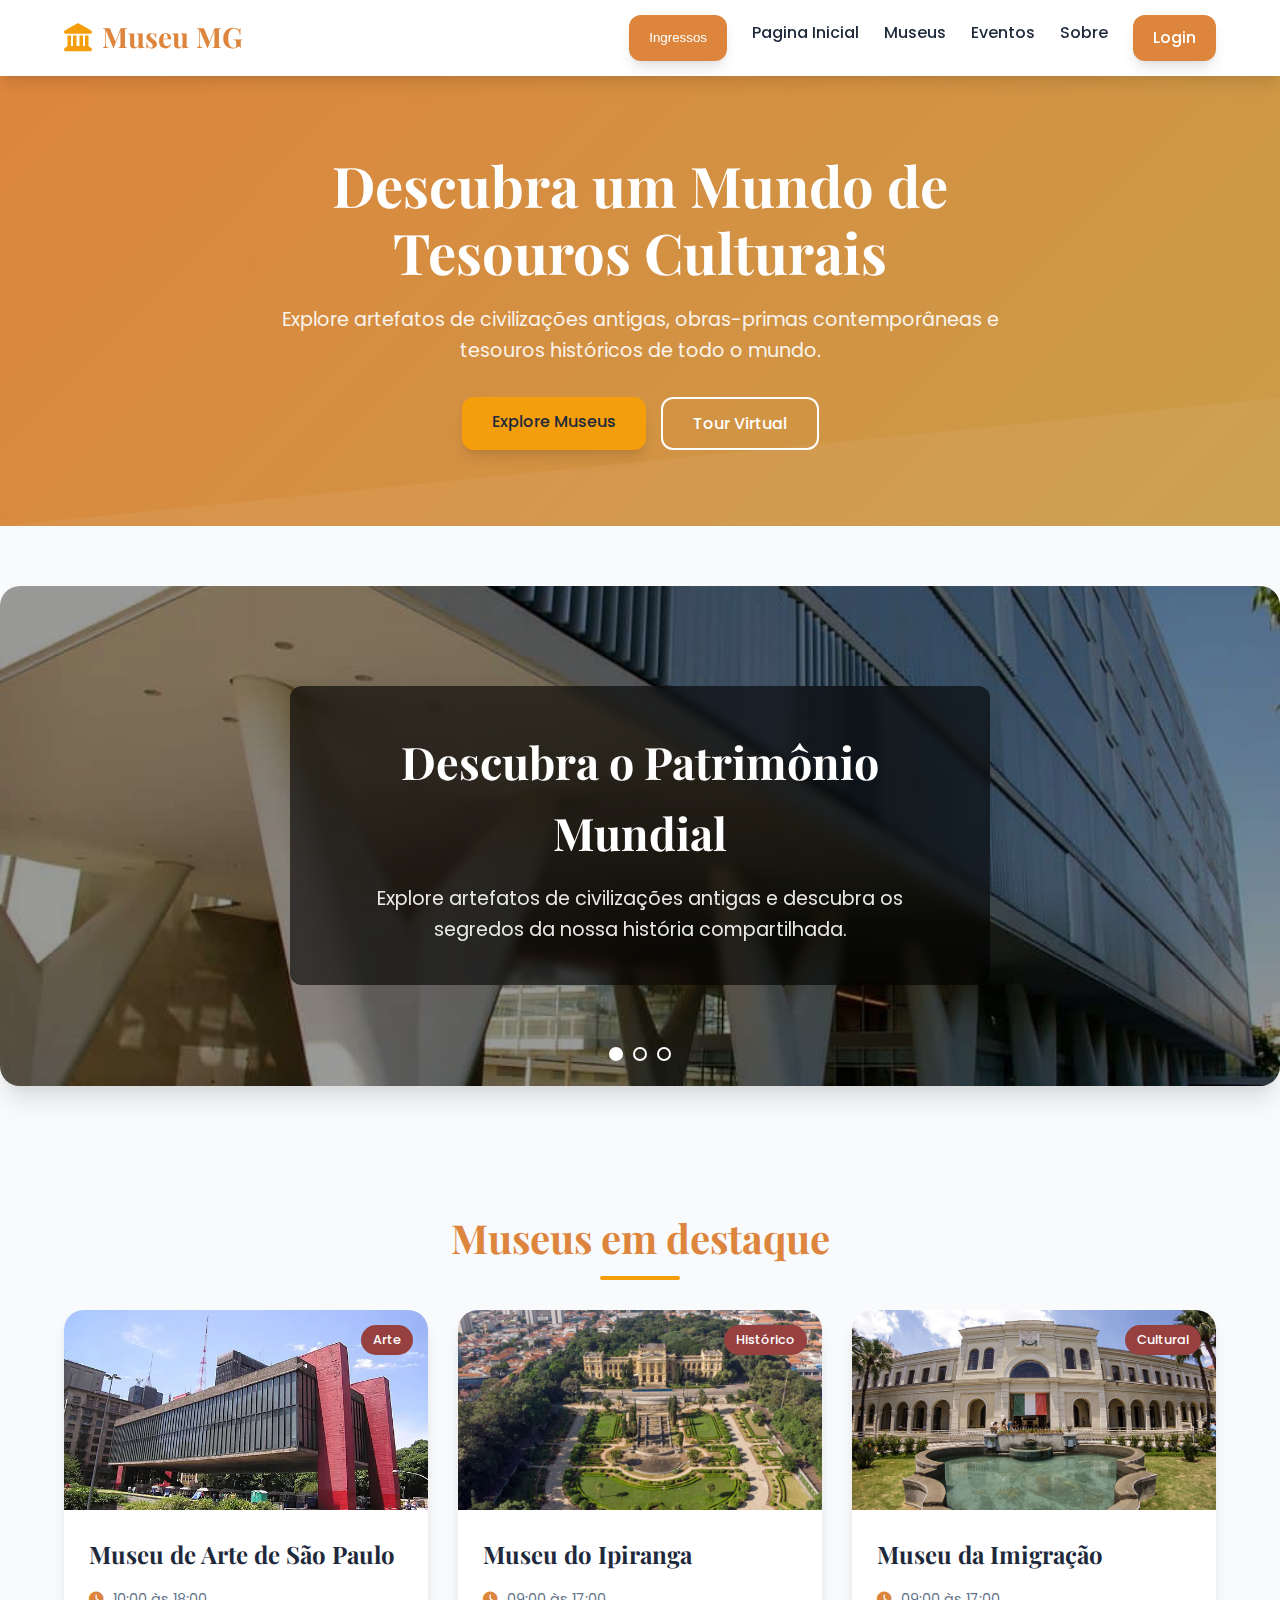
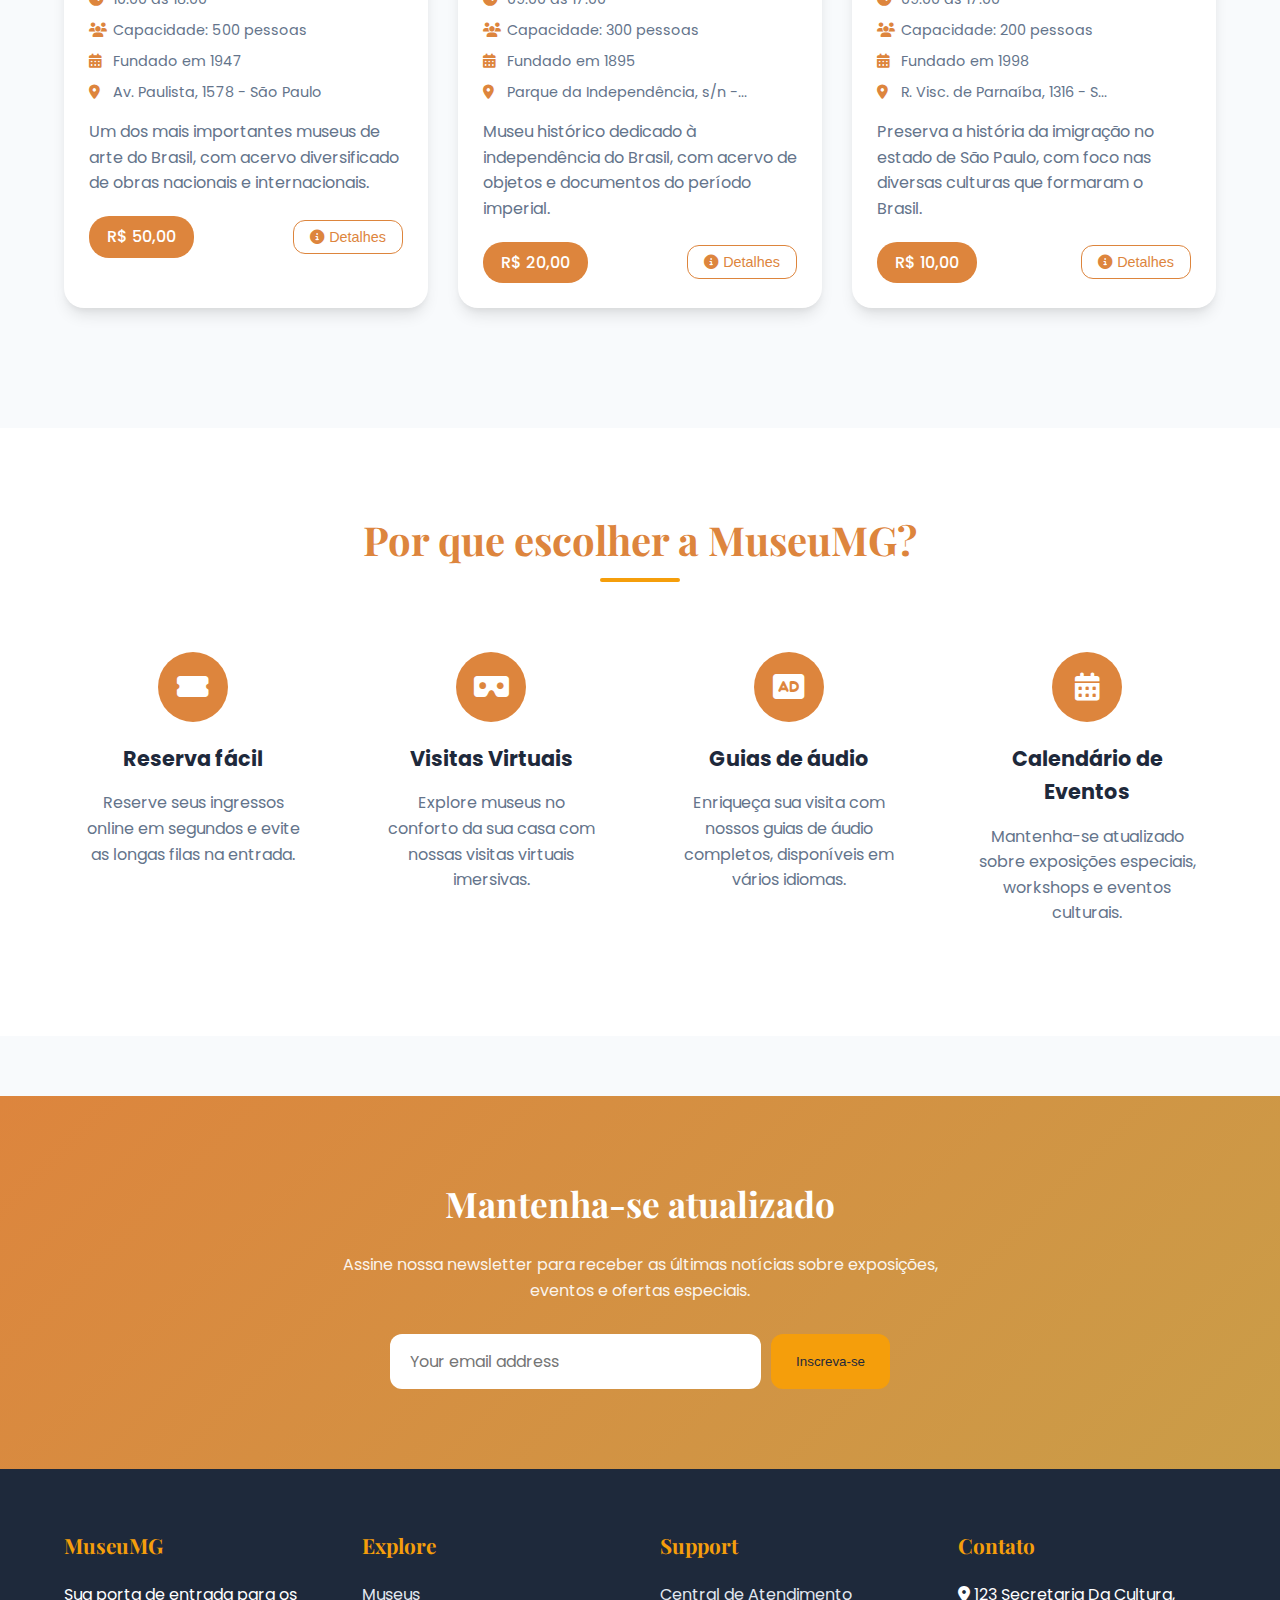
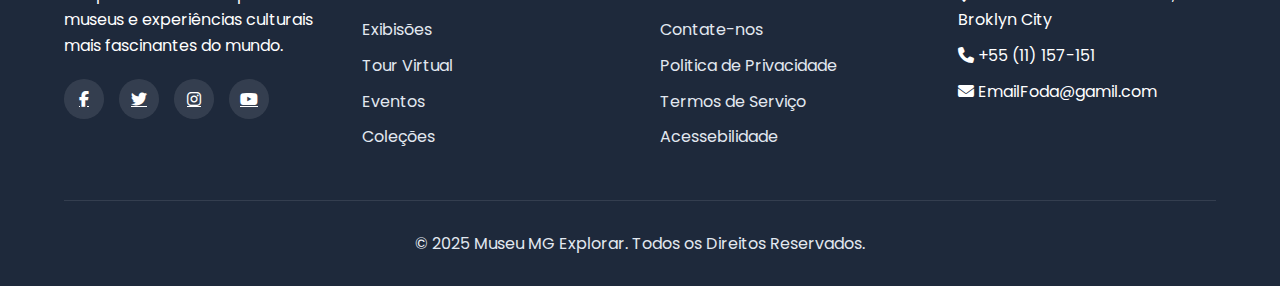
<file: FrontEnd/Index.html>
<!DOCTYPE html>
<html lang="pt-BR">
<head>
    <meta charset="UTF-8">
    <meta name="viewport" content="width=device-width, initial-scale=1.0">
    <title>Museum Marvels Explorer</title>
    <link rel="stylesheet" href="../FrontEnd/Styles/style.css">
    <link rel="stylesheet" href="https://cdnjs.cloudflare.com/ajax/libs/font-awesome/6.4.0/css/all.min.css">
</head>

<body>

    <!-- NAVBAR -->
    <header class="navbar">
        <h1 class="logo"><i class="fas fa-landmark logo-icon"></i> Museu MG</h1>
        <nav>
            <button class="cta-button">Ingressos</button>
            <a href="#Home">Pagina Inicial</a>
            <a href="#Museus">Museus</a>
            <a href="#Eventos">Eventos</a>
            <a href="#sobre">Sobre</a>
            <a href="../FrontEnd/login-admin.html" class="cta-button">Login</a>
        </nav>
        <button class="mobile-menu-btn">
            <i class="fas fa-bars"></i>
        </button>
    </header>

    <!-- HERO SECTION -->
    <section class="hero" id="Home">
        <div class="hero-content fade-in">
            <h1>Descubra um Mundo de Tesouros Culturais</h1>
            <p>Explore artefatos de civilizações antigas, obras-primas contemporâneas e tesouros históricos de todo o mundo.</p>
            <div class="hero-buttons">
                <a href="#Museus" class="btn btn-primary">Explore Museus</a>
                <a href="https://portal.iteleport.com.br/tour/pinacoteca-beatriz-gonzalez-a-imagem-em-transito/fullscreen" class="btn btn-secondary"><span>Tour Virtual</span></a>
            </div>
        </div>
    </section>

    <main class="container">

        <!-- CAROUSEL -->
        <section class="carousel-section">
            <div class="carousel">

                <!-- Slide 1 -->
                <input type="radio" name="slides" id="slide1" checked>
                <div class="slide s1">
                    <div class="slide-content">
                        <h2>Descubra o Patrimônio Mundial</h2>
                        <p>Explore artefatos de civilizações antigas e descubra os segredos da nossa história compartilhada.</p>
                    </div>
                </div>

                <!-- Slide 2 -->
                <input type="radio" name="slides" id="slide2">
                <div class="slide s2">
                    <div class="slide-content">
                        <h2>Galeria de Arte Moderna</h2>
                        <p>Obras-primas contemporâneas de artistas globais que desafiam perspectivas e inspiram a criatividade.</p>
                    </div>
                </div>

                <!-- Slide 3 -->
                <input type="radio" name="slides" id="slide3">
                <div class="slide s3">
                    <div class="slide-content">
                        <h2>Tesouros Historicos</h2>
                        <p>Viaje através de séculos da história da humana e testemunhe os artefatos que moldaram o nosso mundo.</p>
                    </div>
                </div>

                <!-- Indicators -->
                <div class="nav-manual">
                    <label for="slide1" class="manual-btn"></label>
                    <label for="slide2" class="manual-btn"></label>
                    <label for="slide3" class="manual-btn"></label>
                </div>
            </div>
        </section>

        <!-- MUSEUM CARDS -->
        <section class="museums">
            <h2 class="section-title" id="Museus">Museus em destaque</h2>

            <div class="grid" id="museumsGrid">
                <!-- Os cards serão gerados automaticamente aqui pelo JavaScript -->
                <div class="loading-message">
                    <i class="fas fa-spinner fa-spin"></i>
                    <p>Carregando museus...</p>
                </div>
            </div>
        </section>

        <!-- FEATURES SECTION -->
        <section class="features" id="Eventos">
            <h2 class="section-title">Por que escolher a MuseuMG?</h2>
            <div class="features-grid">
                <div class="feature-card fade-in">
                    <div class="feature-icon">
                        <i class="fas fa-ticket-alt"></i>
                    </div>
                    <h3>Reserva fácil</h3>
                    <p>Reserve seus ingressos online em segundos e evite as longas filas na entrada.</p>
                </div>
                
                <div class="feature-card fade-in">
                    <div class="feature-icon">
                        <i class="fas fa-vr-cardboard"></i>
                    </div>
                    <h3>Visitas Virtuais</h3>
                    <p>Explore museus no conforto da sua casa com nossas visitas virtuais imersivas.</p>
                </div>
                
                <div class="feature-card fade-in">
                    <div class="feature-icon">
                        <i class="fas fa-audio-description"></i>
                    </div>
                    <h3>Guias de áudio</h3>
                    <p>Enriqueça sua visita com nossos guias de áudio completos, disponíveis em vários idiomas.</p>
                </div>
                
                <div class="feature-card fade-in">
                    <div class="feature-icon">
                        <i class="fas fa-calendar-alt"></i>
                    </div>
                    <h3>Calendário de Eventos</h3>
                    <p>Mantenha-se atualizado sobre exposições especiais, workshops e eventos culturais.</p>
                </div>
            </div>
        </section>

        <!-- NEWSLETTER -->
        <section class="newsletter">
            <h2>Mantenha-se atualizado</h2>
            <p>Assine nossa newsletter para receber as últimas notícias sobre exposições, eventos e ofertas especiais.</p>
            <form class="newsletter-form">
                <input type="email" placeholder="Your email address" required>
                <button type="submit">Inscreva-se</button>
            </form>
        </section>

    </main>

    <!-- FOOTER -->
    <footer class="footer">
        <div class="footer-content">
            <div class="footer-column">
                <h3 id="sobre">MuseuMG</h3>
                <p>Sua porta de entrada para os museus e experiências culturais mais fascinantes do mundo.</p>
                <div class="social-links">
                    <a href="#"><i class="fab fa-facebook-f"></i></a>
                    <a href="#"><i class="fab fa-twitter"></i></a>
                    <a href="#"><i class="fab fa-instagram"></i></a>
                    <a href="#"><i class="fab fa-youtube"></i></a>
                </div>
            </div>
            
            <div class="footer-column">
                <h3>Explore</h3>
                <ul>
                    <li><a href="#">Museus</a></li>
                    <li><a href="#">Exibisões</a></li>
                    <li><a href="#">Tour Virtual</a></li>
                    <li><a href="#">Eventos</a></li>
                    <li><a href="#">Coleções</a></li>
                </ul>
            </div>
            
            <div class="footer-column">
                <h3>Support</h3>
                <ul>
                    <li><a href="#">Central de Atendimento</a></li>
                    <li><a href="#">Contate-nos</a></li>
                    <li><a href="#">Politica de Privacidade</a></li>
                    <li><a href="#">Termos de Serviço</a></li>
                    <li><a href="#">Acessebilidade</a></li>
                </ul>
            </div>
            
            <div class="footer-column">
                <h3>Contato</h3>
                <ul>
                    <li><i class="fas fa-map-marker-alt"></i> 123 Secretaria Da Cultura, Broklyn City</li>
                    <li><i class="fas fa-phone"></i> +55 (11) 157-151</li>
                    <li><i class="fas fa-envelope"></i> EmailFoda@gamil.com</li>
                </ul>
            </div>
        </div>
        
        <div class="footer-bottom">
            <p>© 2025 Museu MG Explorar. Todos os Direitos Reservados.</p>
        </div>
    </footer>

    <script src="../FrontEnd/scripts/museums-api.js"></script>
    <script src="../FrontEnd/scripts/script.js"></script>

</body>
</html>
</file>
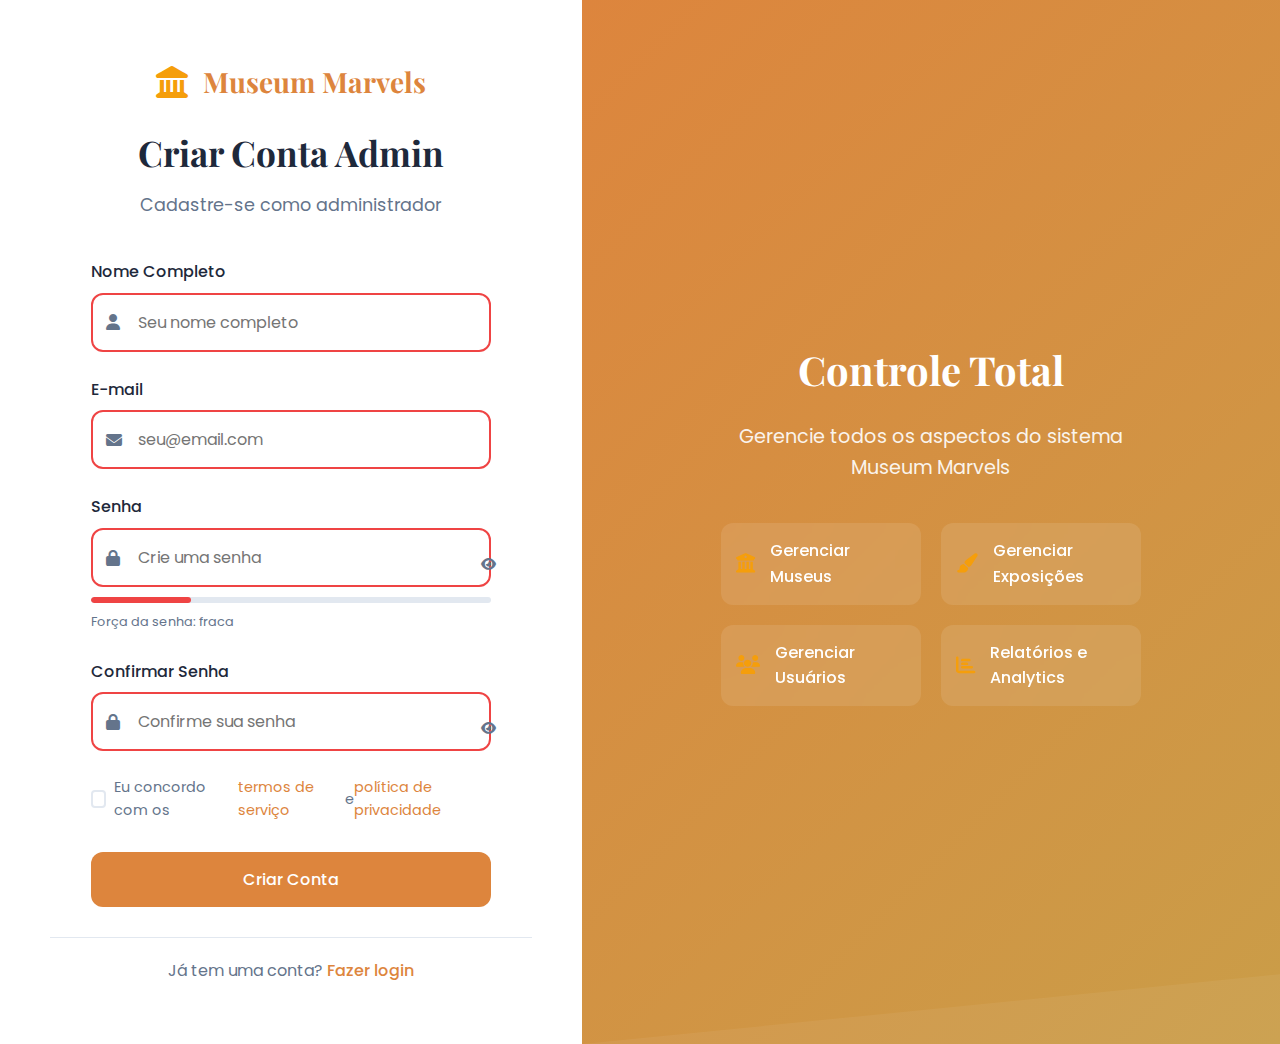
<file: FrontEnd/cadastro-admin.html>
<!DOCTYPE html>
<html lang="pt-BR">
<head>
    <meta charset="UTF-8">
    <meta name="viewport" content="width=device-width, initial-scale=1.0">
    <title>Admin Cadastro - Museum Marvels</title>
    <link rel="stylesheet" href="../FrontEnd/Styles/style.css">
    <link rel="stylesheet" href="../FrontEnd/Styles/auth.css">
    <link rel="stylesheet" href="https://cdnjs.cloudflare.com/ajax/libs/font-awesome/6.4.0/css/all.min.css">
</head>
<body class="auth-body">
    <div class="auth-container">
        <div class="auth-card">
            <div class="auth-header">
                <div class="auth-logo">
                    <i class="fas fa-landmark logo-icon"></i>
                    <h1>Museum Marvels</h1>
                </div>
                <h2>Criar Conta Admin</h2>
                <p>Cadastre-se como administrador</p>
            </div>

            <form class="auth-form" id="registerForm">
                <div class="form-group">
                    <label for="fullName">Nome Completo</label>
                    <div class="input-group">
                        <i class="fas fa-user"></i>
                        <input type="text" id="fullName" name="fullName" placeholder="Seu nome completo" required>
                    </div>
                </div>

                <div class="form-group">
                    <label for="email">E-mail</label>
                    <div class="input-group">
                        <i class="fas fa-envelope"></i>
                        <input type="email" id="email" name="email" placeholder="seu@email.com" required>
                    </div>
                </div>

                <div class="form-group">
                    <label for="password">Senha</label>
                    <div class="input-group">
                        <i class="fas fa-lock"></i>
                        <input type="password" id="password" name="password" placeholder="Crie uma senha" required>
                        <button type="button" class="password-toggle" id="togglePassword">
                            <i class="fas fa-eye"></i>
                        </button>
                    </div>
                    <div class="password-strength">
                        <div class="strength-bar">
                            <div class="strength-fill" data-strength="0"></div>
                        </div>
                        <span class="strength-text">Força da senha: fraca</span>
                    </div>
                </div>

                <div class="form-group">
                    <label for="confirmPassword">Confirmar Senha</label>
                    <div class="input-group">
                        <i class="fas fa-lock"></i>
                        <input type="password" id="confirmPassword" name="confirmPassword" placeholder="Confirme sua senha" required>
                        <button type="button" class="password-toggle" id="toggleConfirmPassword">
                            <i class="fas fa-eye"></i>
                        </button>
                    </div>
                    <span class="error-message" id="passwordMatchError" style="display: none;">As senhas não coincidem</span>
                </div>

                <div class="form-options">
                    <label class="checkbox-container">
                        <input type="checkbox" id="agreeTerms" required>
                        <span class="checkmark"></span>
                        Eu concordo com os <a href="#">termos de serviço</a> e <a href="#">política de privacidade</a>
                    </label>
                </div>

                <button type="submit" class="auth-btn">
                    <span class="btn-text">Criar Conta</span>
                    <div class="btn-loader" style="display: none;">
                        <div class="spinner"></div>
                    </div>
                </button>
            </form>

            <div class="auth-footer">
                <p>Já tem uma conta? <a href="login-admin.html">Fazer login</a></p>
            </div>
        </div>

        <div class="auth-background">
            <div class="background-overlay"></div>
            <div class="background-content">
                <h2>Controle Total</h2>
                <p>Gerencie todos os aspectos do sistema Museum Marvels</p>
                <div class="features-list">
                    <div class="feature-item">
                        <i class="fas fa-museum"></i>
                        <span>Gerenciar Museus</span>
                    </div>
                    <div class="feature-item">
                        <i class="fas fa-paint-brush"></i>
                        <span>Gerenciar Exposições</span>
                    </div>
                    <div class="feature-item">
                        <i class="fas fa-users"></i>
                        <span>Gerenciar Usuários</span>
                    </div>
                    <div class="feature-item">
                        <i class="fas fa-chart-bar"></i>
                        <span>Relatórios e Analytics</span>
                    </div>
                </div>
            </div>
        </div>
    </div>

    <script src="scripts/security-config.js"></script>
    <script src="scripts/admin-auth.js"></script>
</body>
</html>
</file>
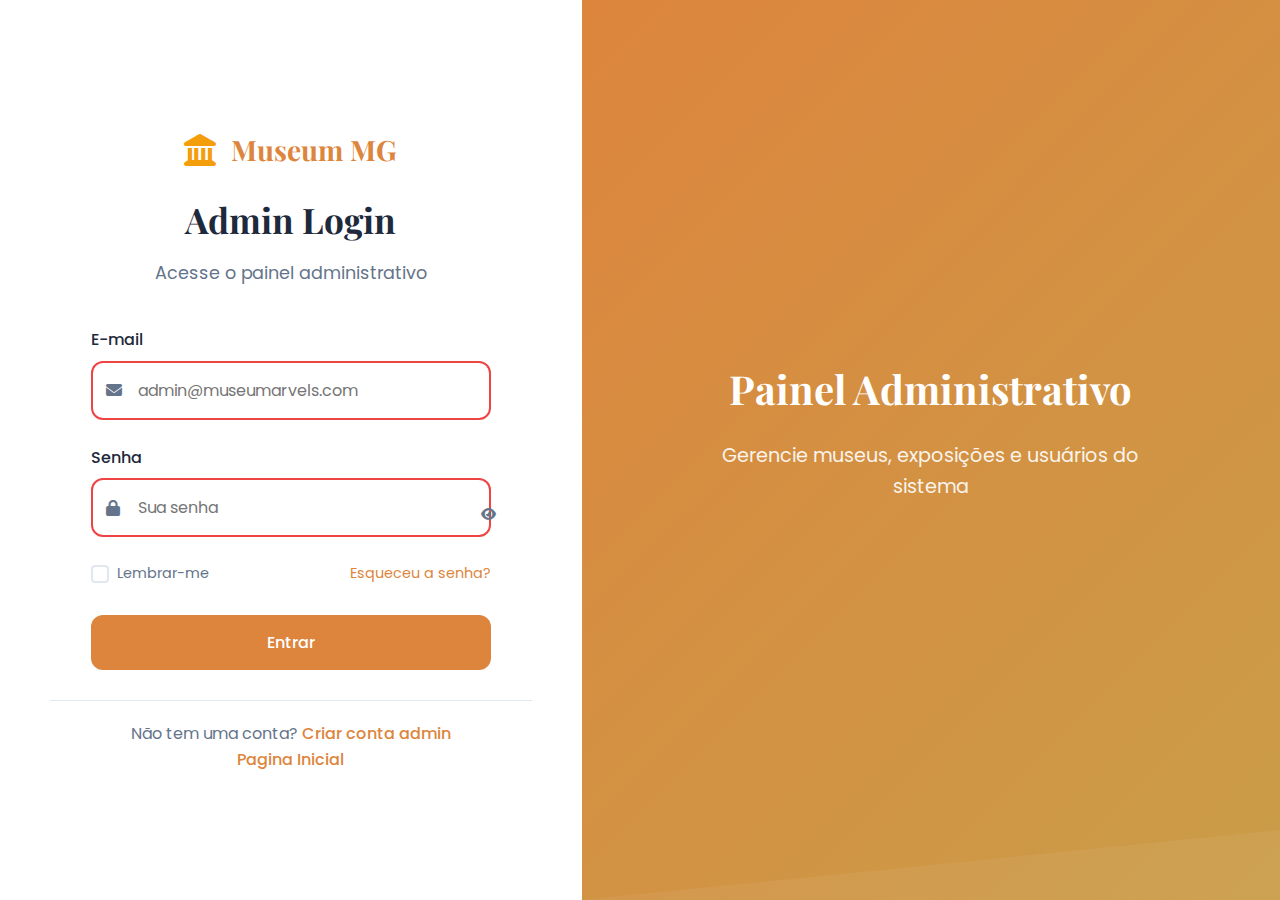
<file: FrontEnd/login-admin.html>
<!DOCTYPE html>
<html lang="pt-BR">

<head>
    <meta charset="UTF-8">
    <meta name="viewport" content="width=device-width, initial-scale=1.0">
    <title>Admin Login - Museum MG</title>
    <link rel="stylesheet" href="../FrontEnd/Styles/style.css">
    <link rel="stylesheet" href="../FrontEnd/Styles/auth.css">
    <link rel="stylesheet" href="https://cdnjs.cloudflare.com/ajax/libs/font-awesome/6.4.0/css/all.min.css">
</head>

<body class="auth-body">
    <div class="auth-container">
        <div class="auth-card">
            <div class="auth-header">
                <div class="auth-logo">
                    <i class="fas fa-landmark logo-icon"></i>
                    <h1>Museum MG</h1>
                </div>
                <h2>Admin Login</h2>
                <p>Acesse o painel administrativo</p>
            </div>

            <form class="auth-form" id="loginForm">
                <div class="form-group">
                    <label for="email">E-mail</label>
                    <div class="input-group">
                        <i class="fas fa-envelope"></i>
                        <input type="email" id="email" name="email" placeholder="admin@museumarvels.com" required>
                    </div>
                </div>

                <div class="form-group">
                    <label for="password">Senha</label>
                    <div class="input-group">
                        <i class="fas fa-lock"></i>
                        <input type="password" id="password" name="password" placeholder="Sua senha" required>
                        <button type="button" class="password-toggle" id="togglePassword">
                            <i class="fas fa-eye"></i>
                        </button>
                    </div>
                </div>

                <div class="form-options">
                    <label class="checkbox-container">
                        <input type="checkbox" id="rememberMe">
                        <span class="checkmark"></span>
                        Lembrar-me
                    </label>
                    <a href="../FrontEnd/EsqueciSenha.html" class="forgot-password">Esqueceu a senha?</a>
                </div>

                <button type="submit" class="auth-btn">
                    <span class="btn-text">Entrar</span>
                    <div class="btn-loader" style="display: none;">
                        <div class="spinner"></div>
                    </div>
                </button>
            </form>

            <div class="auth-footer">
                <p>Não tem uma conta? <a href="cadastro-admin.html">Criar conta admin</a></p>
                <a href="../FrontEnd/PainelUsuario.html" class="cta-button">Pagina Inicial</a>
            </div>
        </div>

        <div class="auth-background">
            <div class="background-overlay"></div>
            <div class="background-content">
                <h2>Painel Administrativo</h2>
                <p>Gerencie museus, exposições e usuários do sistema</p>
            </div>
        </div>
    </div>

    <script src="scripts/security-config.js"></script>
    <script src="scripts/admin-auth.js"></script>

    <script>
        function debugCheckAuth() {
            const token = localStorage.getItem('jwtToken');
            const userData = localStorage.getItem('userData');
            console.log('Debug - Token:', token);
            console.log('Debug - UserData:', userData);
            alert(`Token: ${token ? 'EXISTE' : 'NÃO EXISTE'}\nUserData: ${userData || 'NÃO EXISTE'}`);
        }

        function debugClearStorage() {
            localStorage.clear();
            console.log('🧹 Storage limpo');
            alert('Storage limpo!');
        }
    </script>
</body>

</html>
</file>
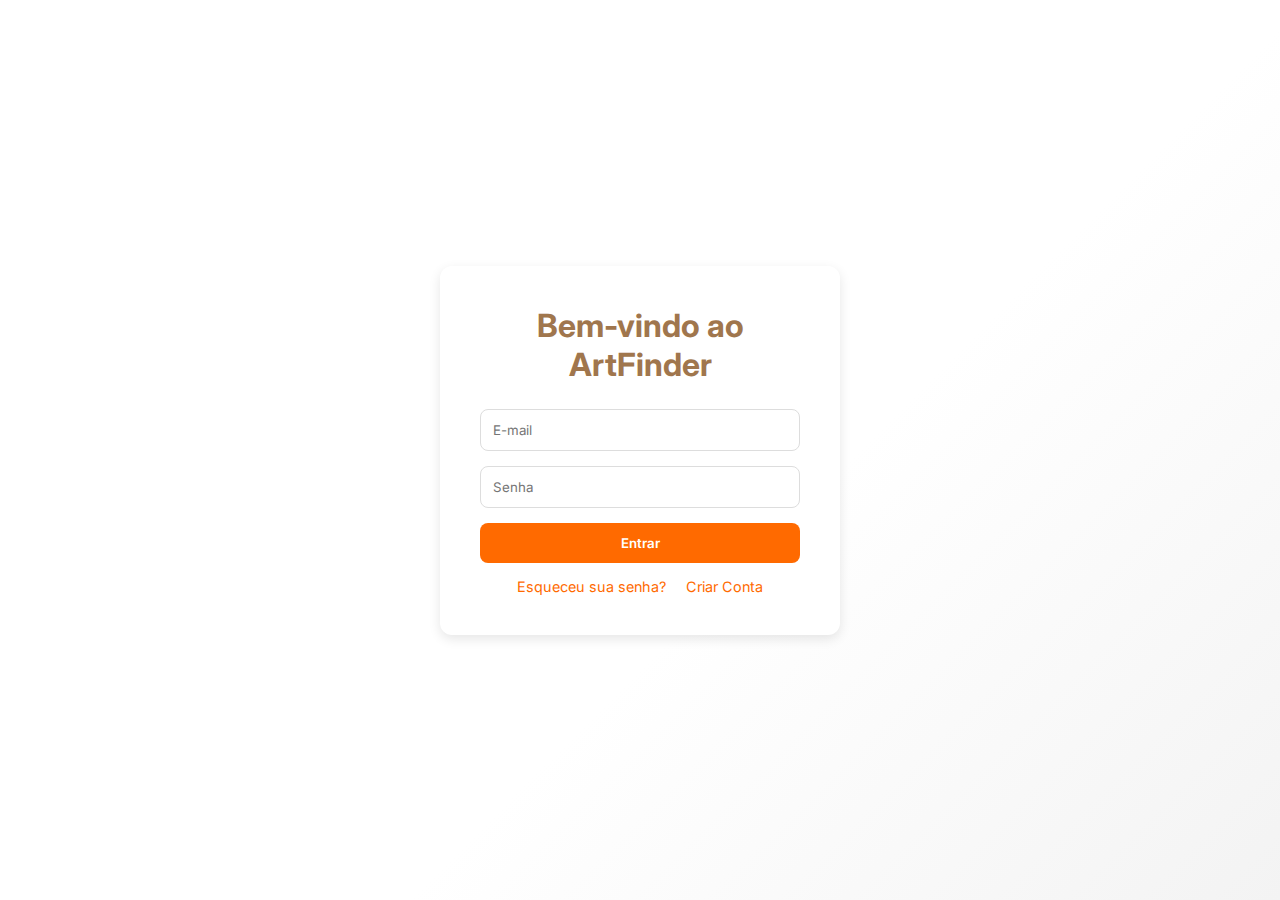
<file: FrontEnd/Login.html>
<!DOCTYPE html>
<html lang="pt-BR">
<head>
    <link rel="stylesheet" href="../FrontEnd/style.css">
<meta charset="UTF-8">
<meta name="viewport" content="width=device-width, initial-scale=1.0">
<title>Login - ArtFinder</title>
<link href="https://fonts.googleapis.com/css2?family=Inter:wght@400;600;700&display=swap" rel="stylesheet">
</head>
<body class="login-page">
<div class="login-container">
<h1>Bem-vindo ao ArtFinder</h1>
<form id="loginForm" onsubmit="return login(event)">
<input type="email" id="email" placeholder="E-mail" required>
<input type="password" id="senha" placeholder="Senha" required>
<button type="submit">Entrar</button>
<div class="login-links">
<a href="#">Esqueceu sua senha?</a>
<a href="#">Criar Conta</a>
</div>
</form>
</div>
</body>
<script src="app.js"></script>
</html>
</file>
<file: FrontEnd/Styles/style.css>
@import url('https://fonts.googleapis.com/css2?family=Playfair+Display:wght@400;500;600;700&family=Poppins:wght@300;400;500;600;700&display=swap');

:root {
    --primary: #dd853d;
    --primary-dark: #ca9d48;
    --secondary: #F59E0B;
    --accent: #974040;
    --light: #F8FAFC;
    --dark: #1E293B;
    --gray: #64748B;
    --gray-light: #E2E8F0;
    --success: #10B981;
    --shadow: 0 10px 15px -3px rgba(0, 0, 0, 0.1), 0 4px 6px -2px rgba(0, 0, 0, 0.05);
    --shadow-lg: 0 20px 25px -5px rgba(0, 0, 0, 0.1), 0 10px 10px -5px rgba(0, 0, 0, 0.04);
    --transition: all 0.3s ease;
    --radius: 12px;
    --radius-lg: 20px;
}

* {
    margin: 0;
    padding: 0;
    box-sizing: border-box;
}

body {
    background: var(--light);
    font-family: 'Poppins', sans-serif;
    color: var(--dark);
    line-height: 1.6;
    overflow-x: hidden;
}

.museum-img {
    width: 100%;
    height: 240px;
    object-fit: cover;
    border-top-left-radius: 6px;
    border-top-right-radius: 6px;
}

.navbar {
    background: rgba(255, 255, 255, 0.95);
    backdrop-filter: blur(10px);
    padding: 15px 5%;
    display: flex;
    justify-content: space-between;
    align-items: center;
    box-shadow: var(--shadow);
    position: sticky;
    top: 0;
    z-index: 1000;
    transition: var(--transition);
}

.navbar.scrolled {
    padding: 10px 5%;
}

.navbar .logo {
    font-family: 'Playfair Display', serif;
    font-size: 28px;
    font-weight: 700;
    color: var(--primary);
    display: flex;
    align-items: center;
    gap: 10px;
}

.logo-icon {
    color: var(--secondary);
}

.navbar nav {
    display: flex;
    gap: 25px;
}

.navbar nav a {
    text-decoration: none;
    color: var(--dark);
    font-weight: 500;
    position: relative;
    padding: 5px 0;
    transition: var(--transition);
}

.navbar nav a:hover {
    color: var(--primary);
}

.navbar nav a::after {
    content: '';
    position: absolute;
    bottom: 0;
    left: 0;
    width: 0;
    height: 2px;
    background: var(--primary);
    transition: var(--transition);
}

.navbar nav a:hover::after {
    width: 100%;
}

.navbar .cta-button {
    background: var(--primary);
    color: white;
    border: none;
    padding: 10px 20px;
    border-radius: var(--radius);
    font-weight: 500;
    cursor: pointer;
    transition: var(--transition);
    box-shadow: var(--shadow);
}

.navbar .cta-button:hover {
    background: var(--primary-dark);
    transform: translateY(-2px);
}

.mobile-menu-btn {
    display: none;
    background: none;
    border: none;
    font-size: 24px;
    color: var(--dark);
    cursor: pointer;
}

.hero {
    height: 50vh;
    background: linear-gradient(135deg, var(--primary) 0%, var(--primary-dark) 100%);
    display: flex;
    align-items: center;
    justify-content: center;
    text-align: center;
    color: white;
    position: relative;
    overflow: hidden;
}

.hero::before {
    content: '';
    position: absolute;
    top: 0;
    left: 0;
    width: 100%;
    height: 100%;
    background: url('data:image/svg+xml,<svg xmlns="http://www.w3.org/2000/svg" viewBox="0 0 1000 100" fill="%23ffffff" opacity="0.05"><polygon points="1000,100 1000,0 0,100"/></svg>');
    background-size: cover;
}

.hero-content {
    max-width: 800px;
    padding: 0 20px;
    z-index: 1;
}

.hero h1 {
    font-family: 'Playfair Display', serif;
    font-size: 3.5rem;
    margin-bottom: 20px;
    line-height: 1.2;
}

.hero p {
    font-size: 1.2rem;
    margin-bottom: 30px;
    opacity: 0.9;
}

.hero-buttons {
    display: flex;
    gap: 15px;
    justify-content: center;
}

.btn {
    padding: 12px 30px;
    border-radius: var(--radius);
    font-weight: 500;
    cursor: pointer;
    transition: var(--transition);
    text-decoration: none;
    display: inline-block;
}

.btn-primary {
    background: var(--secondary);
    color: var(--dark);
    box-shadow: var(--shadow);
}

.btn-primary:hover {
    background: #EAB308;
    transform: translateY(-3px);
}

.btn-secondary {
    background: transparent;
    color: white;
    border: 2px solid white;
}

.btn-secondary:hover {
    background: white;
    color: var(--primary);
    transform: translateY(-3px);
}

.carousel-section {
    width: 100%;
    margin: 60px 0;
    position: relative;
}

.carousel {
    width: 100%;
    height: 500px;
    position: relative;
    border-radius: var(--radius-lg);
    overflow: hidden;
    box-shadow: var(--shadow-lg);
}

.carousel input {
    display: none;
}

.slide {
    width: 100%;
    height: 100%;
    position: absolute;
    opacity: 0;
    transition: opacity 0.8s ease;
    background-size: cover;
    background-position: center;
    display: flex;
    align-items: center;
    justify-content: center;
}

.slide-content {
    color: white;
    text-align: center;
    background: rgba(0, 0, 0, 0.6);
    padding: 40px 60px;
    border-radius: var(--radius);
    backdrop-filter: blur(5px);
    max-width: 700px;
    transform: translateY(20px);
    transition: transform 0.8s ease;
}

.slide h2 {
    font-family: 'Playfair Display', serif;
    font-size: 2.8rem;
    margin-bottom: 15px;
}

.slide p {
    font-size: 1.2rem;
    opacity: 0.9;
}

.s1 {
    background-image: linear-gradient(rgba(0, 0, 0, 0.4), rgba(0, 0, 0, 0.4)), url('../Imagens/MuseuDaArteContemporanea.jpg');
}

.s2 {
    background-image: linear-gradient(rgba(0, 0, 0, 0.4), rgba(0, 0, 0, 0.4)), url('../Imagens/MuseuDaImigracao.jpg');
}

.s3 {
    background-image: linear-gradient(rgba(0, 0, 0, 0.4), rgba(0, 0, 0, 0.4)), url('../Imagens/MuseuDoIpiranga.webp');
}

.nav-manual {
    position: absolute;
    width: 100%;
    bottom: 25px;
    display: flex;
    justify-content: center;
    gap: 10px;
    z-index: 10;
}

.manual-btn {
    width: 14px;
    height: 14px;
    border: 2px solid white;
    border-radius: 50%;
    cursor: pointer;
    transition: var(--transition);
}

.manual-btn:hover {
    background: rgba(255, 255, 255, 0.5);
}

#slide1:checked~.s1,
#slide2:checked~.s2,
#slide3:checked~.s3 {
    opacity: 2;
}

#slide1:checked~.s1 .slide-content,
#slide2:checked~.s2 .slide-content,
#slide3:checked~.s3 .slide-content {
    transform: translateY(0);
}

#slide1:checked~.nav-manual label:nth-child(1),
#slide2:checked~.nav-manual label:nth-child(2),
#slide3:checked~.nav-manual label:nth-child(3) {
    background: white;
}

.section-title {
    font-size: 2.5rem;
    font-family: 'Playfair Display', serif;
    color: var(--primary);
    margin-bottom: 40px;
    text-align: center;
    position: relative;
}

.section-title::after {
    content: '';
    position: absolute;
    bottom: -10px;
    left: 50%;
    transform: translateX(-50%);
    width: 80px;
    height: 4px;
    background: var(--secondary);
    border-radius: 2px;
}

.museums {
    padding: 60px 5%;
}

.grid {
    display: grid;
    grid-template-columns: repeat(auto-fit, minmax(300px, 1fr));
    gap: 30px;
}

.museum-card {
    background: white;
    border-radius: var(--radius-lg);
    overflow: hidden;
    box-shadow: var(--shadow);
    transition: var(--transition);
    position: relative;
}

.museum-card:hover {
    transform: translateY(-10px);
    box-shadow: var(--shadow-lg);
}

.museum-card .img {
    height: 200px;
    background-size: cover;
    background-position: center;
    transition: transform 0.5s ease;
}

.museum-card:hover .img {
    transform: scale(1.05);
}

.museum-card .info {
    padding: 25px;
}

.museum-card h3 {
    margin: 0 0 10px;
    font-family: 'Playfair Display', serif;
    font-size: 1.5rem;
    color: var(--dark);
}

.museum-card p {
    color: var(--gray);
    margin: 10px 0 20px;
}

.museum-card .price {
    background: var(--primary);
    color: white;
    padding: 8px 18px;
    border-radius: 20px;
    font-size: 1rem;
    font-weight: 500;
    display: inline-block;
}

.card-badge {
    position: absolute;
    top: 15px;
    right: 15px;
    background: var(--accent);
    color: white;
    padding: 5px 12px;
    border-radius: 20px;
    font-size: 0.8rem;
    font-weight: 500;
}

.features {
    padding: 80px 5%;
    background: white;
    margin-top: 60px;
}

.features-grid {
    display: grid;
    grid-template-columns: repeat(auto-fit, minmax(250px, 1fr));
    gap: 40px;
    margin-top: 50px;
}

.feature-card {
    text-align: center;
    padding: 30px 20px;
    border-radius: var(--radius);
    transition: var(--transition);
}

.feature-card:hover {
    transform: translateY(-5px);
}

.feature-icon {
    width: 70px;
    height: 70px;
    background: var(--primary);
    color: white;
    border-radius: 50%;
    display: flex;
    align-items: center;
    justify-content: center;
    margin: 0 auto 20px;
    font-size: 28px;
}

.feature-card h3 {
    font-size: 1.3rem;
    margin-bottom: 15px;
    color: var(--dark);
}

.feature-card p {
    color: var(--gray);
}

.newsletter {
    background: linear-gradient(135deg, var(--primary) 0%, var(--primary-dark) 100%);
    padding: 80px 5%;
    text-align: center;
    color: white;
    margin-top: 60px;
}

.newsletter h2 {
    font-family: 'Playfair Display', serif;
    font-size: 2.2rem;
    margin-bottom: 20px;
}

.newsletter p {
    max-width: 600px;
    margin: 0 auto 30px;
    opacity: 0.9;
}

.newsletter-form {
    display: flex;
    max-width: 500px;
    margin: 0 auto;
    gap: 10px;
}

.newsletter-form input {
    flex: 1;
    padding: 15px 20px;
    border: none;
    border-radius: var(--radius);
    font-family: 'Poppins', sans-serif;
    font-size: 1rem;
}

.newsletter-form button {
    background: var(--secondary);
    color: var(--dark);
    border: none;
    padding: 0 25px;
    border-radius: var(--radius);
    font-weight: 500;
    cursor: pointer;
    transition: var(--transition);
}

.newsletter-form button:hover {
    background: #EAB308;
}

.footer {
    background: var(--dark);
    color: white;
    padding: 60px 5% 30px;
}

.footer-content {
    display: grid;
    grid-template-columns: repeat(auto-fit, minmax(200px, 1fr));
    gap: 40px;
    margin-bottom: 40px;
}

.footer-column h3 {
    font-family: 'Playfair Display', serif;
    font-size: 1.3rem;
    margin-bottom: 20px;
    color: var(--secondary);
}

.footer-column ul {
    list-style: none;
}

.footer-column ul li {
    margin-bottom: 10px;
}

.footer-column ul li a {
    color: var(--gray-light);
    text-decoration: none;
    transition: var(--transition);
}

.footer-column ul li a:hover {
    color: white;
    padding-left: 5px;
}

.social-links {
    display: flex;
    gap: 15px;
    margin-top: 20px;
}

.social-links a {
    width: 40px;
    height: 40px;
    background: rgba(255, 255, 255, 0.1);
    border-radius: 50%;
    display: flex;
    align-items: center;
    justify-content: center;
    color: white;
    transition: var(--transition);
}

.social-links a:hover {
    background: var(--primary);
    transform: translateY(-3px);
}

.footer-bottom {
    text-align: center;
    padding-top: 30px;
    border-top: 1px solid rgba(255, 255, 255, 0.1);
    color: var(--gray-light);
}

@keyframes fadeIn {
    from {
        opacity: 0;
        transform: translateY(20px);
    }

    to {
        opacity: 1;
        transform: translateY(0);
    }
}

.fade-in {
    animation: fadeIn 0.7s ease forwards;
}

@media (max-width: 992px) {
    .hero h1 {
        font-size: 2.8rem;
    }

    .slide h2 {
        font-size: 2.2rem;
    }

    .section-title {
        font-size: 2rem;
    }
}

@media (max-width: 768px) {
    .navbar nav {
        display: none;
    }

    .mobile-menu-btn {
        display: block;
    }

    .hero h1 {
        font-size: 2.2rem;
    }

    .hero-buttons {
        flex-direction: column;
        align-items: center;
    }

    .btn {
        width: 200px;
        text-align: center;
    }

    .slide h2 {
        font-size: 1.8rem;
    }

    .slide-content {
        padding: 30px 20px;
    }

    .newsletter-form {
        flex-direction: column;
    }
}

@media (max-width: 576px) {
    .navbar {
        padding: 15px 20px;
    }

    .hero {
        height: 70vh;
    }

    .hero h1 {
        font-size: 1.8rem;
    }

    .carousel {
        height: 400px;
    }

    .section-title {
        font-size: 1.8rem;
    }

    .museums,
    .features {
        padding: 40px 20px;
    }
}

.loading-message,
.no-museums,
.error-message {
    grid-column: 1 / -1;
    text-align: center;
    padding: 60px 20px;
    color: var(--gray);
}

.loading-message i,
.no-museums i,
.error-message i {
    font-size: 3rem;
    margin-bottom: 20px;
    color: var(--primary);
}

.no-museums h3,
.error-message h3 {
    margin-bottom: 10px;
    color: var(--dark);
}

.retry-btn {
    background: var(--primary);
    color: white;
    border: none;
    padding: 10px 20px;
    border-radius: var(--radius);
    cursor: pointer;
    margin-top: 15px;
    transition: var(--transition);
}

.retry-btn:hover {
    background: var(--primary-dark);
}

.museum-meta {
    margin: 15px 0;
}

.meta-item {
    display: flex;
    align-items: center;
    gap: 8px;
    margin-bottom: 8px;
    font-size: 0.9rem;
    color: var(--gray);
}

.meta-item i {
    width: 16px;
    color: var(--primary);
}

.card-footer {
    display: flex;
    justify-content: space-between;
    align-items: center;
    margin-top: 20px;
}

.btn-details {
    background: transparent;
    color: var(--primary);
    border: 1px solid var(--primary);
    padding: 8px 16px;
    border-radius: var(--radius);
    cursor: pointer;
    font-size: 0.9rem;
    transition: var(--transition);
    display: flex;
    align-items: center;
    gap: 5px;
}

.btn-details:hover {
    background: var(--primary);
    color: white;
}

.museum-modal {
    position: fixed;
    top: 0;
    left: 0;
    width: 100%;
    height: 100%;
    background: rgba(0, 0, 0, 0.8);
    display: flex;
    align-items: center;
    justify-content: center;
    z-index: 10000;
    padding: 20px;
}

.modal-content {
    background: white;
    border-radius: var(--radius-lg);
    max-width: 800px;
    width: 100%;
    max-height: 90vh;
    overflow-y: auto;
    position: relative;
    animation: modalFadeIn 0.3s ease;
}

@keyframes modalFadeIn {
    from {
        opacity: 0;
        transform: scale(0.9);
    }

    to {
        opacity: 1;
        transform: scale(1);
    }
}

.close-modal {
    position: absolute;
    top: 15px;
    right: 20px;
    font-size: 2rem;
    color: var(--gray);
    cursor: pointer;
    z-index: 10;
}

.close-modal:hover {
    color: var(--dark);
}

.modal-header {
    padding: 30px 30px 20px;
    border-bottom: 1px solid var(--gray-light);
    display: flex;
    justify-content: space-between;
    align-items: center;
}

.modal-header h2 {
    margin: 0;
    color: var(--dark);
    font-family: 'Playfair Display', serif;
}

.modal-badge {
    background: var(--accent);
    color: white;
    padding: 5px 12px;
    border-radius: 20px;
    font-size: 0.8rem;
    font-weight: 500;
}

.modal-body {
    display: grid;
    grid-template-columns: 1fr 1fr;
    gap: 30px;
    padding: 30px;
}

.modal-image {
    height: 300px;
    background-size: cover;
    background-position: center;
    border-radius: var(--radius);
}

.modal-info {
    display: flex;
    flex-direction: column;
    gap: 20px;
}

.info-grid {
    display: grid;
    gap: 15px;
}

.info-item {
    display: flex;
    align-items: flex-start;
    gap: 12px;
}

.info-item i {
    color: var(--primary);
    margin-top: 2px;
    width: 16px;
}

.info-item strong {
    display: block;
    color: var(--dark);
    font-size: 0.9rem;
}

.info-item span {
    color: var(--gray);
    font-size: 0.9rem;
}

.modal-description h4 {
    margin: 0 0 10px;
    color: var(--dark);
}

.modal-description p {
    color: var(--gray);
    line-height: 1.6;
    margin: 0;
}

.modal-footer {
    padding: 20px 30px;
    border-top: 1px solid var(--gray-light);
    display: flex;
    gap: 15px;
    justify-content: flex-end;
}

@media (max-width: 768px) {
    .modal-body {
        grid-template-columns: 1fr;
        gap: 20px;
    }

    .modal-image {
        height: 200px;
    }

    .modal-footer {
        flex-direction: column;
    }

    .card-footer {
        flex-direction: column;
        gap: 15px;
        align-items: flex-start;
    }
}

@media (max-width: 480px) {
    .modal-content {
        margin: 10px;
    }

    .modal-header,
    .modal-body,
    .modal-footer {
        padding: 20px;
    }
}

.museum-filters {
    display: flex;
    justify-content: center;
    gap: 10px;
    margin-bottom: 30px;
    flex-wrap: wrap;
}

.filter-btn {
    background: var(--gray-light);
    color: var(--dark);
    border: none;
    padding: 8px 16px;
    border-radius: 20px;
    cursor: pointer;
    transition: var(--transition);
    font-size: 0.9rem;
}

.filter-btn.active,
.filter-btn:hover {
    background: var(--primary);
    color: white;
}

.admin-modal {
    position: fixed;
    top: 0;
    left: 0;
    width: 100%;
    height: 100%;
    background: rgba(0, 0, 0, 0.8);
    display: flex;
    align-items: center;
    justify-content: center;
    z-index: 10000;
    padding: 20px;
}

.admin-modal .modal-content {
    background: white;
    border-radius: var(--radius-lg);
    max-width: 600px;
    width: 100%;
    max-height: 90vh;
    overflow-y: auto;
    position: relative;
    animation: modalFadeIn 0.3s ease;
    padding: 30px;
}

.admin-form {
    display: flex;
    flex-direction: column;
    gap: 20px;
}

.form-row {
    display: grid;
    grid-template-columns: 1fr 1fr;
    gap: 15px;
}

.form-group {
    display: flex;
    flex-direction: column;
}

.form-group label {
    margin-bottom: 5px;
    font-weight: 500;
    color: var(--dark);
}

.form-group input,
.form-group select,
.form-group textarea {
    padding: 12px;
    border: 1px solid var(--gray-light);
    border-radius: var(--radius);
    font-family: 'Poppins', sans-serif;
    font-size: 1rem;
    transition: var(--transition);
}

.form-group input:focus,
.form-group select:focus,
.form-group textarea:focus {
    outline: none;
    border-color: var(--primary);
    box-shadow: 0 0 0 3px rgba(221, 133, 61, 0.1);
}

.form-actions {
    display: flex;
    gap: 15px;
    justify-content: flex-end;
    margin-top: 20px;
}

.btn-cancel {
    background: var(--gray-light);
    color: var(--dark);
    border: none;
    padding: 12px 24px;
    border-radius: var(--radius);
    cursor: pointer;
    transition: var(--transition);
}

.btn-cancel:hover {
    background: var(--gray);
}

.btn-submit {
    background: var(--primary);
    color: white;
    border: none;
    padding: 12px 24px;
    border-radius: var(--radius);
    cursor: pointer;
    transition: var(--transition);
}

.btn-submit:hover {
    background: var(--primary-dark);
}

.form-group input:invalid,
.form-group select:invalid,
.form-group textarea:invalid {
    border-color: #ef4444;
}

.required::after {
    content: ' *';
    color: #ef4444;
}

.container-limit {
    max-width: 1200px;
    margin: 0 auto;
    padding: 0 20px;
}

.search-container {
    width: 100%;
    display: flex;
    justify-content: center;
    align-items: center;
    padding: 30px 16px;
    box-sizing: border-box;
}

.search-container form {
    display: flex;
    align-items: center;
    gap: 10px;
    width: 100%;
    max-width: 720px;
    min-width: 280px;
    box-shadow: 0 6px 18px rgba(0, 0, 0, 0.06);
    padding: 8px;
    border-radius: 14px;
    background: #ffedd5;
    box-sizing: border-box;
}

.search-container input[type="search"] {
    flex: 1 1 auto;
    border: 0;
    outline: 0;
    padding: 12px 14px;
    font-size: 1rem;
    border-radius: 10px;
    background: transparent;
}

.search-container .divider {
    width: 1px;
    height: 36px;
    background: rgba(0, 0, 0, 0.06);
    border-radius: 1px;
}

.search-container button {
    flex: 0 0 auto;
    padding: 10px 18px;
    border-radius: 10px;
    font-weight: 600;
    cursor: pointer;
    transition: transform .18s ease, box-shadow .18s ease;
}

.search-container button:hover,
.search-container button:focus {
    transform: translateY(-2px);
    box-shadow: 0 8px 18px rgba(220, 53, 69, 0.12);
}

.search-container input[type="search"]:focus {
    box-shadow: 0 6px 18px rgba(220, 53, 69, 0.12);
    border-radius: 10px;
}

@media (max-width: 480px) {
    .search-container form {
        flex-direction: column;
        gap: 8px;
        padding: 12px;
    }

    .search-container .divider {
        display: none;
    }

    .search-container input[type="search"] {
        width: 100%;
        padding: 12px;
    }

    .search-container button {
        width: 100%;
    }
}
</file>
<file: FrontEnd/Styles/auth.css>
.auth-body {
    margin: 0;
    padding: 0;
    font-family: 'Poppins', sans-serif;
    background: var(--light);
    min-height: 100vh;
    display: flex;
    align-items: center;
    justify-content: center;
}

.auth-container {
    display: grid;
    grid-template-columns: 1fr 1.2fr;
    min-height: 100vh;
    width: 100%;
    max-width: 1400px;
    margin: 0 auto;
    box-shadow: var(--shadow-lg);
}

.auth-card {
    background: white;
    padding: 60px 50px;
    display: flex;
    flex-direction: column;
    justify-content: center;
    position: relative;
    z-index: 2;
}

.auth-header {
    text-align: center;
    margin-bottom: 40px;
}

.auth-logo {
    display: flex;
    align-items: center;
    justify-content: center;
    gap: 15px;
    margin-bottom: 20px;
}

.auth-logo h1 {
    font-family: 'Playfair Display', serif;
    font-size: 28px;
    color: var(--primary);
    margin: 0;
}

.auth-logo .logo-icon {
    color: var(--secondary);
    font-size: 32px;
}

.auth-header h2 {
    font-family: 'Playfair Display', serif;
    font-size: 2.2rem;
    color: var(--dark);
    margin: 0 0 10px;
}

.auth-header p {
    color: var(--gray);
    font-size: 1.1rem;
    margin: 0;
}

.auth-form {
    max-width: 400px;
    margin: 0 auto;
    width: 100%;
}

.form-group {
    margin-bottom: 25px;
}

.form-group label {
    display: block;
    margin-bottom: 8px;
    font-weight: 500;
    color: var(--dark);
}

.input-group {
    position: relative;
    display: flex;
    align-items: center;
}

.input-group i {
    position: absolute;
    left: 15px;
    color: var(--gray);
    z-index: 2;
}

.input-group input {
    width: 100%;
    padding: 15px 15px 15px 45px;
    border: 2px solid var(--gray-light);
    border-radius: var(--radius);
    font-family: 'Poppins', sans-serif;
    font-size: 1rem;
    transition: var(--transition);
    background: white;
}

.input-group input:focus {
    outline: none;
    border-color: var(--primary);
    box-shadow: 0 0 0 3px rgba(109, 40, 217, 0.1);
}

.input-group input:focus+i {
    color: var(--primary);
}

.password-toggle {
    position: absolute;
    right: 15px;
    background: none;
    border: none;
    color: var(--gray);
    cursor: pointer;
    padding: 5px;
    border-radius: 4px;
    transition: var(--transition);
}

.password-toggle:hover {
    color: var(--primary);
    background: var(--gray-light);
}

.password-strength {
    margin-top: 10px;
}

.strength-bar {
    width: 100%;
    height: 6px;
    background: var(--gray-light);
    border-radius: 3px;
    overflow: hidden;
    margin-bottom: 5px;
}

.strength-fill {
    height: 100%;
    width: 0%;
    border-radius: 3px;
    transition: all 0.3s ease;
}

.strength-fill[data-strength="0"] {
    width: 25%;
    background: #ef4444;
}

.strength-fill[data-strength="1"] {
    width: 50%;
    background: #f59e0b;
}

.strength-fill[data-strength="2"] {
    width: 75%;
    background: #84cc16;
}

.strength-fill[data-strength="3"] {
    width: 100%;
    background: #10b981;
}

.strength-text {
    font-size: 0.8rem;
    color: var(--gray);
}

.form-options {
    display: flex;
    justify-content: space-between;
    align-items: center;
    margin-bottom: 30px;
    flex-wrap: wrap;
    gap: 10px;
}

.checkbox-container {
    display: flex;
    align-items: center;
    cursor: pointer;
    font-size: 0.9rem;
    color: var(--gray);
}

.checkbox-container input {
    display: none;
}

.checkmark {
    width: 18px;
    height: 18px;
    border: 2px solid var(--gray-light);
    border-radius: 4px;
    margin-right: 8px;
    position: relative;
    transition: var(--transition);
}

.checkbox-container input:checked+.checkmark {
    background: var(--primary);
    border-color: var(--primary);
}

.checkbox-container input:checked+.checkmark::after {
    content: '✓';
    position: absolute;
    color: white;
    font-size: 12px;
    top: 50%;
    left: 50%;
    transform: translate(-50%, -50%);
}

.checkbox-container a {
    color: var(--primary);
    text-decoration: none;
}

.checkbox-container a:hover {
    text-decoration: underline;
}

.forgot-password {
    color: var(--primary);
    text-decoration: none;
    font-size: 0.9rem;
    transition: var(--transition);
}

.forgot-password:hover {
    text-decoration: underline;
}

.auth-btn {
    width: 100%;
    padding: 15px;
    background: var(--primary);
    color: white;
    border: none;
    border-radius: var(--radius);
    font-family: 'Poppins', sans-serif;
    font-size: 1rem;
    font-weight: 500;
    cursor: pointer;
    transition: var(--transition);
    position: relative;
    overflow: hidden;
}

.auth-btn:hover {
    background: var(--primary-dark);
    transform: translateY(-2px);
    box-shadow: var(--shadow);
}

.auth-btn:disabled {
    background: var(--gray);
    cursor: not-allowed;
    transform: none;
    box-shadow: none;
}

.btn-loader {
    position: absolute;
    top: 50%;
    left: 50%;
    transform: translate(-50%, -50%);
}

.spinner {
    width: 20px;
    height: 20px;
    border: 2px solid transparent;
    border-top: 2px solid white;
    border-radius: 50%;
    animation: spin 1s linear infinite;
}

@keyframes spin {
    0% {
        transform: rotate(0deg);
    }

    100% {
        transform: rotate(360deg);
    }
}

.auth-footer {
    text-align: center;
    margin-top: 30px;
    padding-top: 20px;
    border-top: 1px solid var(--gray-light);
}

.auth-footer p {
    color: var(--gray);
    margin: 0;
}

.auth-footer a {
    color: var(--primary);
    text-decoration: none;
    font-weight: 500;
    transition: var(--transition);
}

.auth-footer a:hover {
    text-decoration: underline;
}

.auth-background {
    background: linear-gradient(135deg, var(--primary) 0%, var(--primary-dark) 100%);
    position: relative;
    overflow: hidden;
    display: flex;
    align-items: center;
    justify-content: center;
    color: white;
}

.background-overlay {
    position: absolute;
    top: 0;
    left: 0;
    right: 0;
    bottom: 0;
    background: url('data:image/svg+xml,<svg xmlns="http://www.w3.org/2000/svg" viewBox="0 0 1000 100" fill="%23ffffff" opacity="0.05"><polygon points="1000,100 1000,0 0,100"/></svg>');
    background-size: cover;
}

.background-content {
    position: relative;
    z-index: 2;
    text-align: center;
    max-width: 500px;
    padding: 40px;
}

.background-content h2 {
    font-family: 'Playfair Display', serif;
    font-size: 2.5rem;
    margin-bottom: 20px;
}

.background-content p {
    font-size: 1.2rem;
    opacity: 0.9;
    margin-bottom: 40px;
}

.features-list {
    display: grid;
    grid-template-columns: 1fr 1fr;
    gap: 20px;
    text-align: left;
}

.feature-item {
    display: flex;
    align-items: center;
    gap: 15px;
    padding: 15px;
    background: rgba(255, 255, 255, 0.1);
    border-radius: var(--radius);
    backdrop-filter: blur(10px);
}

.feature-item i {
    font-size: 1.2rem;
    color: var(--secondary);
}

.feature-item span {
    font-weight: 500;
}

.error-message {
    color: #ef4444;
    font-size: 0.8rem;
    margin-top: 5px;
    display: block;
}

.success-message {
    color: #10b981;
    font-size: 0.9rem;
    text-align: center;
    margin-top: 15px;
    padding: 10px;
    background: rgba(16, 185, 129, 0.1);
    border-radius: var(--radius);
}

@media (max-width: 1024px) {
    .auth-container {
        grid-template-columns: 1fr;
    }

    .auth-background {
        display: none;
    }

    .auth-card {
        padding: 40px 30px;
    }
}

@media (max-width: 768px) {
    .auth-body {
        padding: 20px;
    }

    .auth-card {
        padding: 30px 20px;
        border-radius: var(--radius);
        box-shadow: var(--shadow);
    }

    .auth-header h2 {
        font-size: 1.8rem;
    }

    .form-options {
        flex-direction: column;
        align-items: flex-start;
        gap: 15px;
    }
}

@media (max-width: 480px) {
    .auth-card {
        padding: 25px 15px;
    }

    .auth-header h2 {
        font-size: 1.6rem;
    }

    .features-list {
        grid-template-columns: 1fr;
    }
}

.verification-success {
    text-align: center;
    background: rgba(16, 185, 129, 0.1);
    border: 1px solid rgba(16, 185, 129, 0.3);
    border-radius: var(--radius);
    padding: 20px;
    margin-bottom: 25px;
}

.verification-success i {
    font-size: 2.5rem;
    color: #10b981;
    margin-bottom: 10px;
}

.verification-success h3 {
    color: #10b981;
    margin: 0 0 10px;
    font-size: 1.3rem;
}

.verification-success p {
    color: var(--gray);
    margin: 0;
    font-size: 0.9rem;
}

.password-requirements {
    margin-top: 10px;
    padding: 15px;
    background: var(--gray-light);
    border-radius: var(--radius);
}

.requirement-title {
    font-size: 0.9rem;
    font-weight: 600;
    color: var(--dark);
    margin: 0 0 10px;
}

.requirements-list {
    list-style: none;
    padding: 0;
    margin: 0;
}

.requirement {
    font-size: 0.85rem;
    color: var(--gray);
    margin-bottom: 5px;
    padding-left: 20px;
    position: relative;
    transition: var(--transition);
}

.requirement::before {
    content: '○';
    position: absolute;
    left: 0;
    color: var(--gray);
}

.requirement.valid {
    color: #10b981;
}

.requirement.valid::before {
    content: '✓';
    color: #10b981;
}

.requirement.invalid {
    color: #ef4444;
}

.requirement.invalid::before {
    content: '✕';
    color: #ef4444;
}

.success-state {
    text-align: center;
    padding: 20px 0;
}

.success-icon {
    font-size: 4rem;
    color: #10b981;
    margin-bottom: 20px;
}

.success-state h3 {
    font-family: 'Playfair Display', serif;
    font-size: 1.8rem;
    color: var(--dark);
    margin: 0 0 15px;
}

.success-state p {
    color: var(--gray);
    margin: 0 0 30px;
    line-height: 1.6;
}

.success-actions {
    display: flex;
    gap: 15px;
    justify-content: center;
    flex-wrap: wrap;
}

.success-btn {
    display: inline-flex;
    align-items: center;
    gap: 10px;
    width: auto;
    padding: 12px 30px;
    text-decoration: none;
}

.secondary-btn {
    background: var(--gray-light);
    color: var(--dark);
    border: none;
    padding: 12px 30px;
    border-radius: var(--radius);
    font-family: 'Poppins', sans-serif;
    font-weight: 500;
    cursor: pointer;
    transition: var(--transition);
    text-decoration: none;
    display: inline-flex;
    align-items: center;
    gap: 10px;
}

.secondary-btn:hover {
    background: var(--gray);
    color: white;
    transform: translateY(-2px);
}

.security-features {
    margin-top: 40px;
}

.security-item {
    display: flex;
    align-items: center;
    gap: 15px;
    padding: 20px;
    margin-bottom: 15px;
    background: rgba(255, 255, 255, 0.1);
    border-radius: var(--radius);
    backdrop-filter: blur(10px);
}

.security-item i {
    font-size: 1.5rem;
    color: var(--secondary);
    width: 40px;
    text-align: center;
}

.security-info h4 {
    margin: 0 0 5px;
    font-size: 1rem;
    color: white;
}

.security-info p {
    margin: 0;
    font-size: 0.85rem;
    opacity: 0.8;
}

@media (max-width: 768px) {
    .success-actions {
        flex-direction: column;
        align-items: center;
    }

    .success-btn,
    .secondary-btn {
        width: 200px;
        justify-content: center;
    }

    .security-item {
        padding: 15px;
    }

    .security-item i {
        font-size: 1.2rem;
        width: 30px;
    }
}

@media (max-width: 480px) {
    .verification-success {
        padding: 15px;
    }

    .verification-success i {
        font-size: 2rem;
    }

    .success-icon {
        font-size: 3rem;
    }

    .success-state h3 {
        font-size: 1.5rem;
    }
}

.auth-message {
    padding: 12px 16px;
    border-radius: 8px;
    margin-bottom: 20px;
    font-weight: 500;
    text-align: center;
}

.auth-message-success {
    background-color: #d4edda;
    color: #155724;
    border: 1px solid #c3e6cb;
}

.auth-message-error {
    background-color: #f8d7da;
    color: #721c24;
    border: 1px solid #f5c6cb;
}

.auth-message-warning {
    background-color: #fff3cd;
    color: #856404;
    border: 1px solid #ffeaa7;
}

.btn-loader .spinner {
    width: 20px;
    height: 20px;
    border: 2px solid #ffffff;
    border-top: 2px solid transparent;
    border-radius: 50%;
    animation: spin 1s linear infinite;
    margin: 0 auto;
}

@keyframes spin {
    0% {
        transform: rotate(0deg);
    }

    100% {
        transform: rotate(360deg);
    }
}


.auth-message {
    padding: 12px 16px;
    border-radius: 8px;
    margin-bottom: 20px;
    font-weight: 500;
    text-align: center;
    animation: slideDown 0.3s ease;
}

@keyframes slideDown {
    from {
        opacity: 0;
        transform: translateY(-10px);
    }

    to {
        opacity: 1;
        transform: translateY(0);
    }
}

.auth-message-success {
    background-color: #d4edda;
    color: #155724;
    border: 1px solid #c3e6cb;
}

.auth-message-error {
    background-color: #f8d7da;
    color: #721c24;
    border: 1px solid #f5c6cb;
}
</file>
<file: FrontEnd/style.css>
:root {
--cor-base: #ffffff;
--cinza-claro: #f3f3f3;
--cinza-escuro: #555;
--preto: #111;
--laranja: #ff6a00;
--marrom: #a0764d;
--transicao: 0.3s ease;
}


* {
margin: 0;
padding: 0;
box-sizing: border-box;
font-family: 'Inter', sans-serif;
}


body {
background: var(--cor-base);
color: var(--preto);
transition: var(--transicao);
}


.header {
display: flex;
justify-content: space-between;
align-items: center;
padding: 20px 60px;
background: #fff;
box-shadow: 0 2px 10px rgba(0, 0, 0, 0.05);
}


.logo {
font-weight: 700;
font-size: 1.5rem;
color: var(--marrom);
}


.nav a {
margin: 0 10px;
text-decoration: none;
color: var(--cinza-escuro);
transition: var(--transicao);
}


.nav a:hover {
color: var(--laranja);
}


.btn-login {
background: var(--laranja);
color: #fff;
padding: 8px 15px;
border-radius: 6px;
}


.hero {
text-align: center;
padding: 100px 20px;
}

.hero h1 {
font-size: 2rem;
margin-bottom: 20px;
}


.search-bar {
display: inline-flex;
border: 1px solid #ddd;
border-radius: 8px;
overflow: hidden;
}


.search-bar input {
padding: 10px;
border: none;
outline: none;
width: 300px;
}


.search-bar button {
background: var(--laranja);
border: none;
color: #fff;
padding: 0 15px;
cursor: pointer;
transition: var(--transicao);
}


.search-bar button:hover {
background: #ff852f;
}


.filters {
display: flex;
justify-content: center;
gap: 10px;
margin: 30px auto;
}

.filters select, .filters button {
padding: 10px;
border-radius: 8px;
border: 1px solid #ddd;
}


.filters button {
background: var(--laranja);
color: #fff;
border: none;
}


.grid-container {
display: grid;
grid-template-columns: repeat(auto-fit, minmax(250px, 1fr));
gap: 20px;
padding: 20px 60px;
}


.card {
background: #fff;
border-radius: 12px;
overflow: hidden;
box-shadow: 0 2px 8px rgba(0,0,0,0.05);
transition: transform var(--transicao);
}


.card:hover {
transform: translateY(-5px);
}


.card img {
width: 100%;
height: 180px;
object-fit: cover;
}


.card-content {
padding: 15px;
}

.card-content h3 {
margin-bottom: 5px;
}


.card-content p {
color: var(--cinza-escuro);
font-size: 0.9rem;
}


.card button {
background: var(--laranja);
color: #fff;
border: none;
border-radius: 6px;
padding: 8px 12px;
margin-top: 10px;
cursor: pointer;
}


.destaque {
padding: 40px 60px;
background: var(--cinza-claro);
}


.destaque h2 {
margin-bottom: 20px;
text-align: center;
}


.carousel {
display: flex;
gap: 20px;
overflow-x: auto;
scroll-behavior: smooth;
}


.carousel::-webkit-scrollbar {
display: none;
}


.footer {
background: #222;
color: #fff;
text-align: center;
padding: 20px;
}


.footer .social-icons a {
margin: 0 10px;
color: var(--laranja);
text-decoration: none;
}

/* Login */
.login-page {
display: flex;
align-items: center;
justify-content: center;
height: 100vh;
background: linear-gradient(135deg, #fff 60%, #f3f3f3);
}


.login-container {
background: #fff;
padding: 40px;
border-radius: 12px;
box-shadow: 0 4px 12px rgba(0,0,0,0.1);
text-align: center;
width: 100%;
max-width: 400px;
}


.login-container h1 {
margin-bottom: 25px;
color: var(--marrom);
}


.login-container input {
display: block;
width: 100%;
margin-bottom: 15px;
padding: 12px;
border: 1px solid #ddd;
border-radius: 8px;
}


.login-container button {
background: var(--laranja);
color: #fff;
border: none;
border-radius: 8px;
padding: 12px;
width: 100%;
cursor: pointer;
font-weight: 600;
}


.login-links {
margin-top: 15px;
font-size: 0.9rem;
}

.login-links a {
color: var(--laranja);
text-decoration: none;
margin: 0 8px;
}


.login-links a:hover {
text-decoration: underline;
}
</file>
